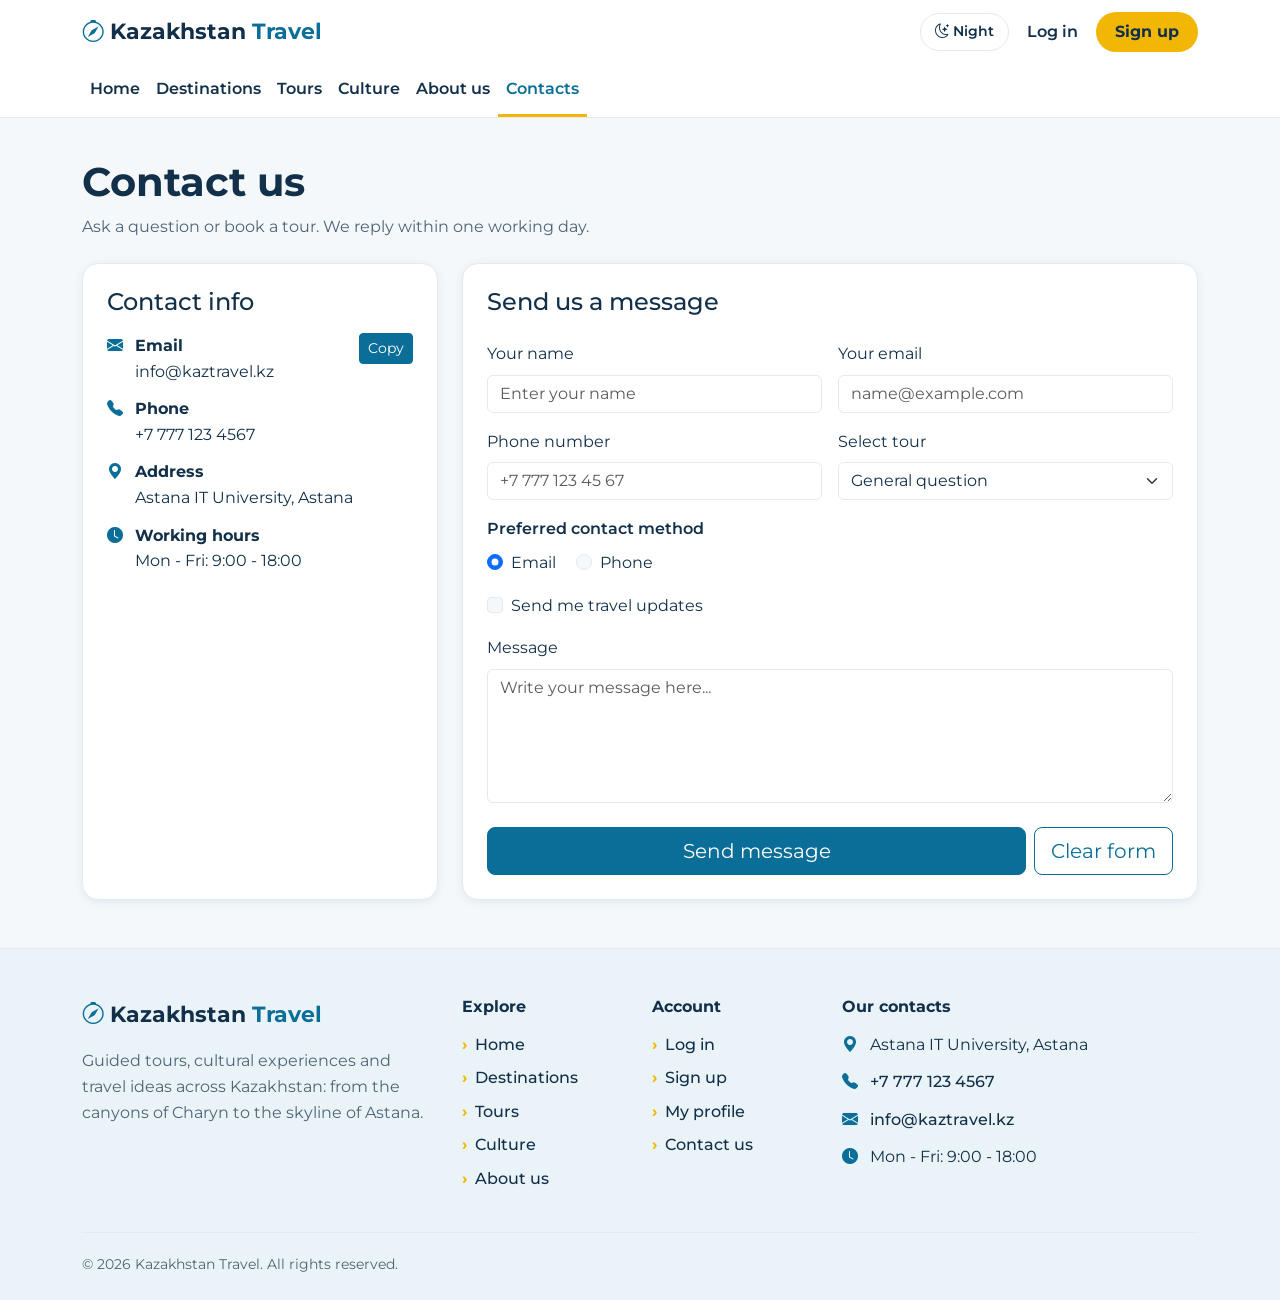
<file: contact.html>
<!DOCTYPE html>
<html lang="en">

<head>
    <meta charset="UTF-8">
    <meta name="viewport" content="width=device-width, initial-scale=1.0">
    <meta name="description" content="Contact Kazakhstan Travel to book a tour or ask a question">
    <title>Contacts | Kazakhstan Travel</title>
    <link rel="icon" href="data:image/svg+xml,%3Csvg xmlns='http://www.w3.org/2000/svg' viewBox='0 0 100 100'%3E%3Ctext y='.9em' font-size='90'%3E%F0%9F%8F%94%EF%B8%8F%3C/text%3E%3C/svg%3E">
    <link rel="preconnect" href="https://fonts.googleapis.com">
    <link rel="preconnect" href="https://fonts.gstatic.com" crossorigin>
    <link href="https://fonts.googleapis.com/css2?family=Montserrat:wght@400;500;600;700&display=swap" rel="stylesheet">
    <link href="https://cdn.jsdelivr.net/npm/bootstrap@5.3.3/dist/css/bootstrap.min.css" rel="stylesheet">
    <link href="https://cdn.jsdelivr.net/npm/bootstrap-icons@1.11.3/font/bootstrap-icons.min.css" rel="stylesheet">
    <link rel="stylesheet" href="css/style.css">
    <script src="js/theme.js"></script>
</head>

<body class="d-flex flex-column min-vh-100">
    <header class="site-header">
        <div class="container">
            <div class="header-top">
                <a class="brand" href="index.html"><i class="bi bi-compass" aria-hidden="true"></i> Kazakhstan <span>Travel</span></a>
                <div class="header-actions">
                    <button type="button" id="theme-toggle" class="btn-outline-brand" aria-pressed="false">Night</button>
                    <div id="auth-area">
                        <a href="login.html" class="auth-link">Log in</a>
                        <a href="register.html" class="btn-brand">Sign up</a>
                    </div>
                    <button type="button" class="menu-toggle d-lg-none" data-bs-toggle="collapse"
                        data-bs-target="#navbarNav" aria-controls="navbarNav" aria-expanded="false"
                        aria-label="Toggle navigation">&#9776;</button>
                </div>
            </div>
            <nav class="navbar navbar-expand-lg p-0" aria-label="Main navigation">
                <div class="collapse navbar-collapse" id="navbarNav">
                    <ul class="navbar-nav main-menu">
                    <li class="nav-item"><a class="nav-link" href="index.html">Home</a></li>
                    <li class="nav-item"><a class="nav-link" href="destinations.html">Destinations</a></li>
                    <li class="nav-item"><a class="nav-link" href="tours.html">Tours</a></li>
                    <li class="nav-item"><a class="nav-link" href="culture.html">Culture</a></li>
                    <li class="nav-item"><a class="nav-link" href="about.html">About us</a></li>
                    <li class="nav-item"><a class="nav-link active" href="contact.html" aria-current="page">Contacts</a></li>
                    </ul>
                </div>
            </nav>
        </div>
    </header>

    <main class="flex-grow-1">
        <div class="container">
            <header class="page-header">
                <h1 class="section-heading">Contact us</h1>
                <p class="section-intro mb-0">Ask a question or book a tour. We reply within one working day.</p>
            </header>
            <div class="row g-4">
                <aside class="col-12 col-lg-4">
                    <section class="panel h-100" aria-labelledby="contact-info">
                        <h2 id="contact-info" class="h4">Contact info</h2>
                        <ul class="footer-contact mt-3">
                            <li><i class="bi bi-envelope-fill" aria-hidden="true"></i>
                                <span class="flex-grow-1"><strong>Email</strong><br><span id="contact-email-text">info@kaztravel.kz</span></span>
                                <button type="button" id="copy-email-btn" class="btn btn-sm btn-primary" title="Copy email">Copy</button></li>
                            <li><i class="bi bi-telephone-fill" aria-hidden="true"></i><span><strong>Phone</strong><br>+7 777 123 4567</span></li>
                            <li><i class="bi bi-geo-alt-fill" aria-hidden="true"></i><span><strong>Address</strong><br>Astana IT University, Astana</span></li>
                            <li><i class="bi bi-clock-fill" aria-hidden="true"></i><span><strong>Working hours</strong><br>Mon - Fri: 9:00 - 18:00</span></li>
                        </ul>
                    </section>
                </aside>

                <section class="col-12 col-lg-8" aria-labelledby="contact-form-title">
                    <div class="panel">
                        <h2 id="contact-form-title" class="h4 mb-4">Send us a message</h2>
                        <form id="contact-form" novalidate>
                            <div class="row g-3 mb-3">
                                <div class="col-12 col-md-6">
                                    <label for="contact-name" class="form-label">Your name</label>
                                    <input type="text" class="form-control" id="contact-name" placeholder="Enter your name" autocomplete="name">
                                    <div class="invalid-feedback" id="contact-name-error"></div>
                                </div>
                                <div class="col-12 col-md-6">
                                    <label for="contact-email" class="form-label">Your email</label>
                                    <input type="text" inputmode="email" class="form-control" id="contact-email" placeholder="name@example.com" autocomplete="email">
                                    <div class="invalid-feedback" id="contact-email-error"></div>
                                </div>
                                <div class="col-12 col-md-6">
                                    <label for="contact-phone" class="form-label">Phone number</label>
                                    <input type="text" inputmode="tel" class="form-control" id="contact-phone" placeholder="+7 777 123 45 67" autocomplete="tel">
                                    <div class="invalid-feedback" id="contact-phone-error"></div>
                                </div>
                                <div class="col-12 col-md-6">
                                    <label for="contact-tour" class="form-label">Select tour</label>
                                    <select class="form-select" id="contact-tour">
                                    <option value="general">General question</option>
                                    <option value="tour-1">Best of Almaty: City Tour</option>
                                    <option value="tour-2">Best of Almaty: Mountains</option>
                                    <option value="tour-3">Charyn Canyon Excursion</option>
                                    <option value="tour-4">Big Almaty Lake Tour</option>
                                    <option value="tour-5">Kaindy &amp; Kolsay Lakes</option>
                                    <option value="tour-6">Altyn-Emel National Park</option>
                                    <option value="tour-7">Astana: Baiterek &amp; Modern City</option>
                                    <option value="tour-8">Eagle Hunters Experience</option>
                                    <option value="tour-9">Dombra &amp; Dastarkhan Evening</option>
                                    <option value="tour-10">Kokpar &amp; Horse Riding Day</option>
                                    </select>
                                </div>
                            </div>
                            <fieldset class="mb-3">
                                <legend class="fs-6 fw-semibold">Preferred contact method</legend>
                                <div class="form-check form-check-inline">
                                    <input class="form-check-input" type="radio" name="contact-method" id="contact-method-email" value="email" checked>
                                    <label class="form-check-label" for="contact-method-email">Email</label>
                                </div>
                                <div class="form-check form-check-inline">
                                    <input class="form-check-input" type="radio" name="contact-method" id="contact-method-phone" value="phone">
                                    <label class="form-check-label" for="contact-method-phone">Phone</label>
                                </div>
                            </fieldset>
                            <div class="form-check mb-3">
                                <input class="form-check-input" type="checkbox" id="newsletter">
                                <label class="form-check-label" for="newsletter">Send me travel updates</label>
                            </div>
                            <div class="mb-4">
                                <label for="contact-message" class="form-label">Message</label>
                                <textarea class="form-control" id="contact-message" rows="5" placeholder="Write your message here..."></textarea>
                                <div class="invalid-feedback" id="contact-message-error"></div>
                            </div>

                            <div data-success class="alert alert-success d-none" role="status">Thank you! Your message has been sent. You can see it in your profile.</div>
                            <div data-form-error class="alert alert-danger d-none" role="alert"></div>

                            <div class="d-grid gap-2 d-sm-flex">
                                <button type="submit" class="btn btn-primary btn-lg flex-grow-1">
                                    <span class="spinner-border spinner-border-sm d-none me-2" role="status" aria-hidden="true"></span>
                                    <span class="btn-text">Send message</span>
                                </button>
                                <button type="reset" class="btn btn-outline-primary btn-lg">Clear form</button>
                            </div>
                        </form>
                    </div>
                </section>
            </div>
        </div>
    </main>

    <footer class="site-footer">
        <div class="container">
            <div class="row g-4">
                <div class="col-12 col-lg-4">
                    <a class="brand" href="index.html"><i class="bi bi-compass" aria-hidden="true"></i> Kazakhstan <span>Travel</span></a>
                    <p class="text-muted mt-3 mb-0">Guided tours, cultural experiences and travel ideas across Kazakhstan: from the canyons of Charyn to the skyline of Astana.</p>
                </div>
                <div class="col-6 col-lg-2">
                    <h2 class="footer-title">Explore</h2>
                    <ul class="footer-links">
                        <li><a href="index.html">Home</a></li>
                        <li><a href="destinations.html">Destinations</a></li>
                        <li><a href="tours.html">Tours</a></li>
                        <li><a href="culture.html">Culture</a></li>
                        <li><a href="about.html">About us</a></li>
                    </ul>
                </div>
                <div class="col-6 col-lg-2">
                    <h2 class="footer-title">Account</h2>
                    <ul class="footer-links">
                        <li><a href="login.html">Log in</a></li>
                        <li><a href="register.html">Sign up</a></li>
                        <li><a href="profile.html">My profile</a></li>
                        <li><a href="contact.html">Contact us</a></li>
                    </ul>
                </div>
                <div class="col-12 col-lg-4">
                    <h2 class="footer-title">Our contacts</h2>
                    <ul class="footer-contact">
                        <li><i class="bi bi-geo-alt-fill" aria-hidden="true"></i><span>Astana IT University, Astana</span></li>
                        <li><i class="bi bi-telephone-fill" aria-hidden="true"></i><a href="tel:+77771234567">+7 777 123 4567</a></li>
                        <li><i class="bi bi-envelope-fill" aria-hidden="true"></i><a href="mailto:info@kaztravel.kz">info@kaztravel.kz</a></li>
                        <li><i class="bi bi-clock-fill" aria-hidden="true"></i><span>Mon - Fri: 9:00 - 18:00</span></li>
                    </ul>
                </div>
            </div>
            <div class="footer-bottom">&copy; 2026 Kazakhstan Travel. All rights reserved.</div>
        </div>
    </footer>
    <button type="button" id="back-to-top" class="back-to-top" aria-label="Back to top"><i class="bi bi-chevron-up" aria-hidden="true"></i></button>

    <script src="https://cdn.jsdelivr.net/npm/bootstrap@5.3.3/dist/js/bootstrap.bundle.min.js"></script>
    <script src="js/auth.js"></script>
    <script src="js/favorites.js"></script>
    <script src="js/nav.js"></script>
    <script src="js/validation.js"></script>
    <script src="js/contact.js"></script>
    <script src="js/main.js"></script>
</body>

</html>
</file>
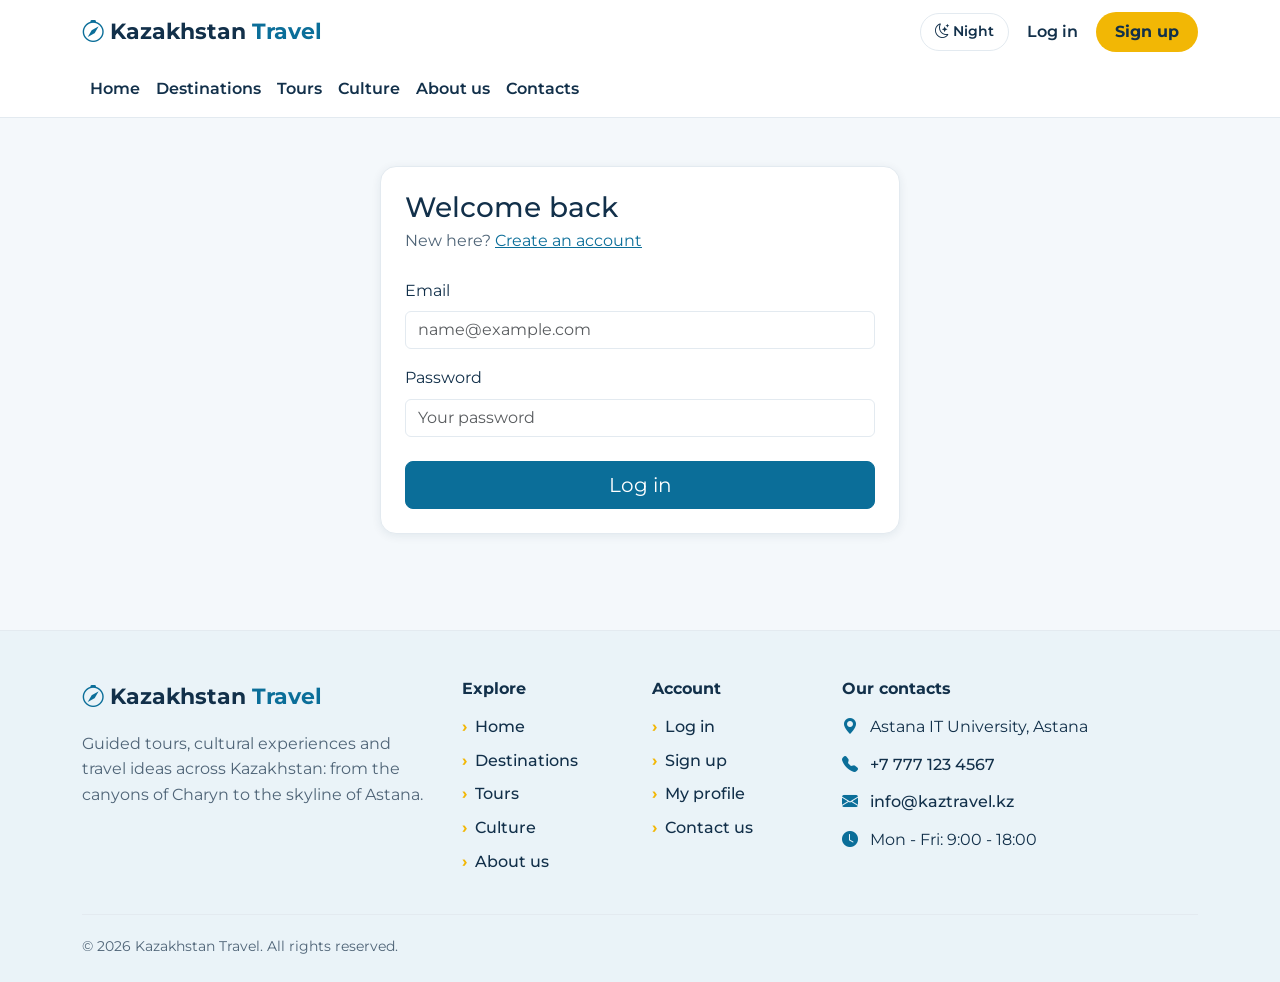
<file: login.html>
<!DOCTYPE html>
<html lang="en">

<head>
    <meta charset="UTF-8">
    <meta name="viewport" content="width=device-width, initial-scale=1.0">
    <meta name="description" content="Log in to your Kazakhstan Travel account">
    <title>Log in | Kazakhstan Travel</title>
    <link rel="icon" href="data:image/svg+xml,%3Csvg xmlns='http://www.w3.org/2000/svg' viewBox='0 0 100 100'%3E%3Ctext y='.9em' font-size='90'%3E%F0%9F%8F%94%EF%B8%8F%3C/text%3E%3C/svg%3E">
    <link rel="preconnect" href="https://fonts.googleapis.com">
    <link rel="preconnect" href="https://fonts.gstatic.com" crossorigin>
    <link href="https://fonts.googleapis.com/css2?family=Montserrat:wght@400;500;600;700&display=swap" rel="stylesheet">
    <link href="https://cdn.jsdelivr.net/npm/bootstrap@5.3.3/dist/css/bootstrap.min.css" rel="stylesheet">
    <link href="https://cdn.jsdelivr.net/npm/bootstrap-icons@1.11.3/font/bootstrap-icons.min.css" rel="stylesheet">
    <link rel="stylesheet" href="css/style.css">
    <script src="js/theme.js"></script>
</head>

<body class="d-flex flex-column min-vh-100">
    <header class="site-header">
        <div class="container">
            <div class="header-top">
                <a class="brand" href="index.html"><i class="bi bi-compass" aria-hidden="true"></i> Kazakhstan <span>Travel</span></a>
                <div class="header-actions">
                    <button type="button" id="theme-toggle" class="btn-outline-brand" aria-pressed="false">Night</button>
                    <div id="auth-area">
                        <a href="login.html" class="auth-link">Log in</a>
                        <a href="register.html" class="btn-brand">Sign up</a>
                    </div>
                    <button type="button" class="menu-toggle d-lg-none" data-bs-toggle="collapse"
                        data-bs-target="#navbarNav" aria-controls="navbarNav" aria-expanded="false"
                        aria-label="Toggle navigation">&#9776;</button>
                </div>
            </div>
            <nav class="navbar navbar-expand-lg p-0" aria-label="Main navigation">
                <div class="collapse navbar-collapse" id="navbarNav">
                    <ul class="navbar-nav main-menu">
                    <li class="nav-item"><a class="nav-link" href="index.html">Home</a></li>
                    <li class="nav-item"><a class="nav-link" href="destinations.html">Destinations</a></li>
                    <li class="nav-item"><a class="nav-link" href="tours.html">Tours</a></li>
                    <li class="nav-item"><a class="nav-link" href="culture.html">Culture</a></li>
                    <li class="nav-item"><a class="nav-link" href="about.html">About us</a></li>
                    <li class="nav-item"><a class="nav-link" href="contact.html">Contacts</a></li>
                    </ul>
                </div>
            </nav>
        </div>
    </header>

    <main class="flex-grow-1">
        <div class="container py-5">
            <section class="panel auth-card" aria-labelledby="login-title">
                <h1 id="login-title" class="h3 mb-1">Welcome back</h1>
                <p class="text-secondary mb-4">New here? <a href="register.html">Create an account</a></p>
                <form id="login-form" novalidate>
                    <div class="mb-3">
                        <label for="login-email" class="form-label">Email</label>
                        <input type="text" inputmode="email" class="form-control" id="login-email" placeholder="name@example.com" autocomplete="email">
                        <div class="invalid-feedback" id="login-email-error"></div>
                    </div>
                    <div class="mb-4">
                        <label for="login-password" class="form-label">Password</label>
                        <input type="password" class="form-control" id="login-password" placeholder="Your password" autocomplete="current-password">
                        <div class="invalid-feedback" id="login-password-error"></div>
                    </div>
                    <div data-success class="alert alert-success d-none" role="status">Welcome back! Opening your profile...</div>
                    <div data-form-error class="alert alert-danger d-none" role="alert"></div>
                    <button type="submit" class="btn btn-primary btn-lg w-100">
                        <span class="spinner-border spinner-border-sm me-2 d-none" role="status" aria-hidden="true"></span>
                        <span class="btn-text">Log in</span>
                    </button>
                </form>
            </section>
        </div>
    </main>

    <footer class="site-footer">
        <div class="container">
            <div class="row g-4">
                <div class="col-12 col-lg-4">
                    <a class="brand" href="index.html"><i class="bi bi-compass" aria-hidden="true"></i> Kazakhstan <span>Travel</span></a>
                    <p class="text-muted mt-3 mb-0">Guided tours, cultural experiences and travel ideas across Kazakhstan: from the canyons of Charyn to the skyline of Astana.</p>
                </div>
                <div class="col-6 col-lg-2">
                    <h2 class="footer-title">Explore</h2>
                    <ul class="footer-links">
                        <li><a href="index.html">Home</a></li>
                        <li><a href="destinations.html">Destinations</a></li>
                        <li><a href="tours.html">Tours</a></li>
                        <li><a href="culture.html">Culture</a></li>
                        <li><a href="about.html">About us</a></li>
                    </ul>
                </div>
                <div class="col-6 col-lg-2">
                    <h2 class="footer-title">Account</h2>
                    <ul class="footer-links">
                        <li><a href="login.html">Log in</a></li>
                        <li><a href="register.html">Sign up</a></li>
                        <li><a href="profile.html">My profile</a></li>
                        <li><a href="contact.html">Contact us</a></li>
                    </ul>
                </div>
                <div class="col-12 col-lg-4">
                    <h2 class="footer-title">Our contacts</h2>
                    <ul class="footer-contact">
                        <li><i class="bi bi-geo-alt-fill" aria-hidden="true"></i><span>Astana IT University, Astana</span></li>
                        <li><i class="bi bi-telephone-fill" aria-hidden="true"></i><a href="tel:+77771234567">+7 777 123 4567</a></li>
                        <li><i class="bi bi-envelope-fill" aria-hidden="true"></i><a href="mailto:info@kaztravel.kz">info@kaztravel.kz</a></li>
                        <li><i class="bi bi-clock-fill" aria-hidden="true"></i><span>Mon - Fri: 9:00 - 18:00</span></li>
                    </ul>
                </div>
            </div>
            <div class="footer-bottom">&copy; 2026 Kazakhstan Travel. All rights reserved.</div>
        </div>
    </footer>
    <button type="button" id="back-to-top" class="back-to-top" aria-label="Back to top"><i class="bi bi-chevron-up" aria-hidden="true"></i></button>

    <script src="https://cdn.jsdelivr.net/npm/bootstrap@5.3.3/dist/js/bootstrap.bundle.min.js"></script>
    <script src="js/auth.js"></script>
    <script src="js/favorites.js"></script>
    <script src="js/nav.js"></script>
    <script src="js/validation.js"></script>
    <script src="js/main.js"></script>
</body>

</html>
</file>
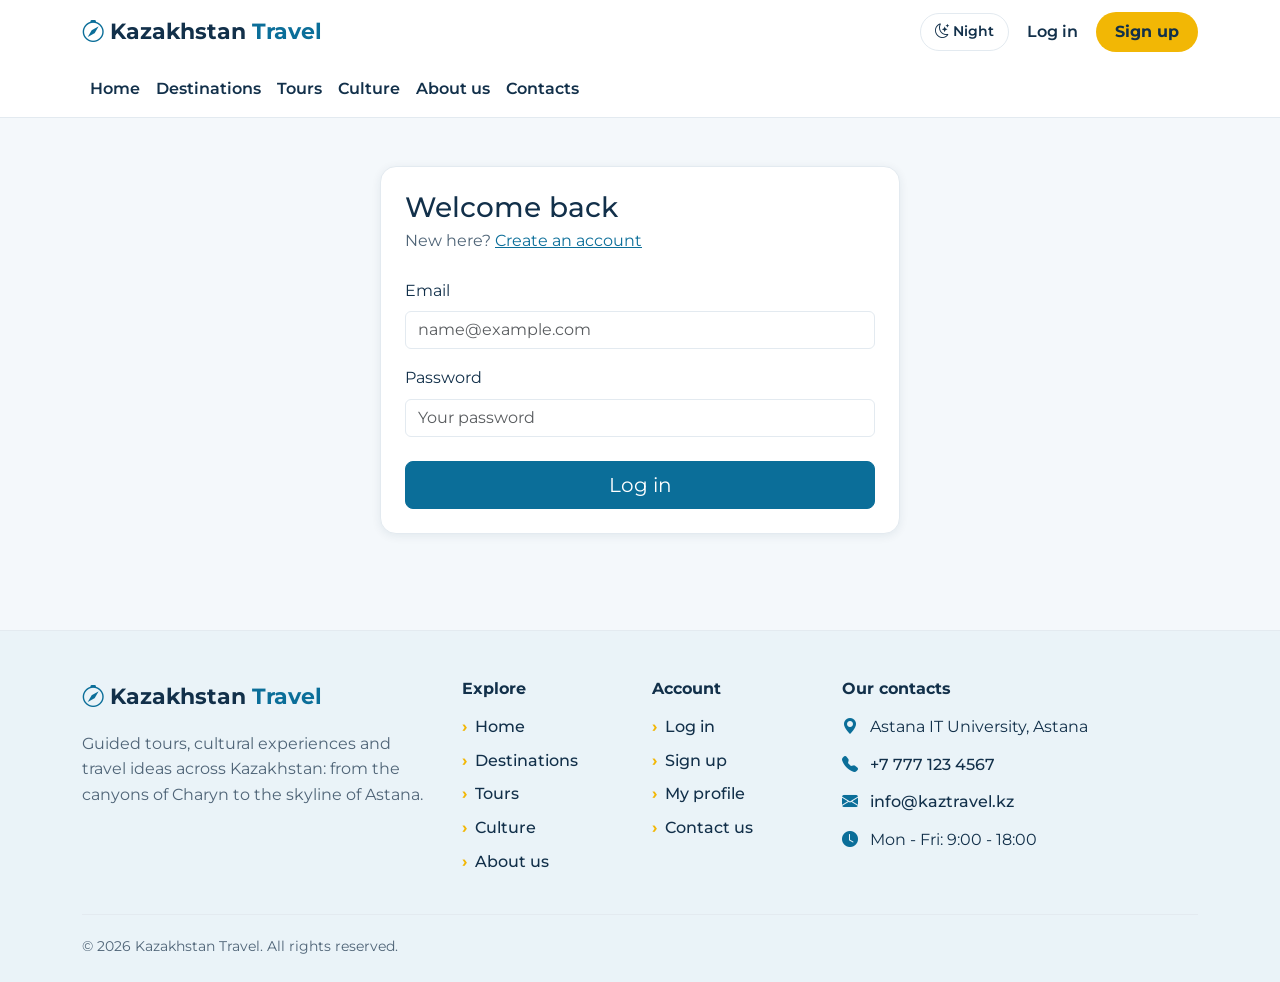
<file: profile.html>
<!DOCTYPE html>
<html lang="en">

<head>
    <meta charset="UTF-8">
    <meta name="viewport" content="width=device-width, initial-scale=1.0">
    <meta name="description" content="Your Kazakhstan Travel profile, saved tours and requests">
    <title>My profile | Kazakhstan Travel</title>
    <link rel="icon" href="data:image/svg+xml,%3Csvg xmlns='http://www.w3.org/2000/svg' viewBox='0 0 100 100'%3E%3Ctext y='.9em' font-size='90'%3E%F0%9F%8F%94%EF%B8%8F%3C/text%3E%3C/svg%3E">
    <link rel="preconnect" href="https://fonts.googleapis.com">
    <link rel="preconnect" href="https://fonts.gstatic.com" crossorigin>
    <link href="https://fonts.googleapis.com/css2?family=Montserrat:wght@400;500;600;700&display=swap" rel="stylesheet">
    <link href="https://cdn.jsdelivr.net/npm/bootstrap@5.3.3/dist/css/bootstrap.min.css" rel="stylesheet">
    <link href="https://cdn.jsdelivr.net/npm/bootstrap-icons@1.11.3/font/bootstrap-icons.min.css" rel="stylesheet">
    <link rel="stylesheet" href="css/style.css">
    <script src="js/theme.js"></script>
</head>

<body class="d-flex flex-column min-vh-100">
    <header class="site-header">
        <div class="container">
            <div class="header-top">
                <a class="brand" href="index.html"><i class="bi bi-compass" aria-hidden="true"></i> Kazakhstan <span>Travel</span></a>
                <div class="header-actions">
                    <button type="button" id="theme-toggle" class="btn-outline-brand" aria-pressed="false">Night</button>
                    <div id="auth-area">
                        <a href="login.html" class="auth-link">Log in</a>
                        <a href="register.html" class="btn-brand">Sign up</a>
                    </div>
                    <button type="button" class="menu-toggle d-lg-none" data-bs-toggle="collapse"
                        data-bs-target="#navbarNav" aria-controls="navbarNav" aria-expanded="false"
                        aria-label="Toggle navigation">&#9776;</button>
                </div>
            </div>
            <nav class="navbar navbar-expand-lg p-0" aria-label="Main navigation">
                <div class="collapse navbar-collapse" id="navbarNav">
                    <ul class="navbar-nav main-menu">
                    <li class="nav-item"><a class="nav-link" href="index.html">Home</a></li>
                    <li class="nav-item"><a class="nav-link" href="destinations.html">Destinations</a></li>
                    <li class="nav-item"><a class="nav-link" href="tours.html">Tours</a></li>
                    <li class="nav-item"><a class="nav-link" href="culture.html">Culture</a></li>
                    <li class="nav-item"><a class="nav-link" href="about.html">About us</a></li>
                    <li class="nav-item"><a class="nav-link" href="contact.html">Contacts</a></li>
                    </ul>
                </div>
            </nav>
        </div>
    </header>

    <main class="flex-grow-1">
        <div class="container py-5">
            <h1 class="visually-hidden">My profile</h1>
            <div class="row g-4">
                <aside class="col-12 col-lg-4">
                    <section class="panel text-center" aria-label="Account summary">
                        <div class="avatar" id="profile-avatar" aria-hidden="true"></div>
                        <h2 class="h4 mb-1" id="profile-name"></h2>
                        <p class="text-muted" id="profile-email"></p>
                        <button type="button" id="profile-logout" class="btn btn-outline-primary w-100">Log out</button>
                    </section>
                </aside>
                <div class="col-12 col-lg-8">
                    <section class="panel mb-4" aria-labelledby="details-title">
                        <h2 id="details-title" class="h4 mb-3">Account details</h2>
                        <dl class="mb-0">
                            <div class="detail-row"><dt>Full name</dt><dd id="detail-name"></dd></div>
                            <div class="detail-row"><dt>Email</dt><dd id="detail-email"></dd></div>
                            <div class="detail-row"><dt>Phone</dt><dd id="detail-phone"></dd></div>
                            <div class="detail-row"><dt>Member since</dt><dd id="detail-since"></dd></div>
                        </dl>
                    </section>
                    <section class="panel mb-4" aria-labelledby="saved-tours-title">
                        <h2 id="saved-tours-title" class="h4 mb-3">Saved tours</h2>
                        <div id="saved-tours"></div>
                    </section>
                    <section class="panel mb-4" aria-labelledby="saved-places-title">
                        <h2 id="saved-places-title" class="h4 mb-3">Saved places</h2>
                        <div id="saved-places"></div>
                    </section>
                    <section class="panel" aria-labelledby="requests-title">
                        <h2 id="requests-title" class="h4 mb-3">My requests</h2>
                        <div id="my-requests"></div>
                    </section>
                </div>
            </div>
        </div>
    </main>

    <footer class="site-footer">
        <div class="container">
            <div class="row g-4">
                <div class="col-12 col-lg-4">
                    <a class="brand" href="index.html"><i class="bi bi-compass" aria-hidden="true"></i> Kazakhstan <span>Travel</span></a>
                    <p class="text-muted mt-3 mb-0">Guided tours, cultural experiences and travel ideas across Kazakhstan: from the canyons of Charyn to the skyline of Astana.</p>
                </div>
                <div class="col-6 col-lg-2">
                    <h2 class="footer-title">Explore</h2>
                    <ul class="footer-links">
                        <li><a href="index.html">Home</a></li>
                        <li><a href="destinations.html">Destinations</a></li>
                        <li><a href="tours.html">Tours</a></li>
                        <li><a href="culture.html">Culture</a></li>
                        <li><a href="about.html">About us</a></li>
                    </ul>
                </div>
                <div class="col-6 col-lg-2">
                    <h2 class="footer-title">Account</h2>
                    <ul class="footer-links">
                        <li><a href="login.html">Log in</a></li>
                        <li><a href="register.html">Sign up</a></li>
                        <li><a href="profile.html">My profile</a></li>
                        <li><a href="contact.html">Contact us</a></li>
                    </ul>
                </div>
                <div class="col-12 col-lg-4">
                    <h2 class="footer-title">Our contacts</h2>
                    <ul class="footer-contact">
                        <li><i class="bi bi-geo-alt-fill" aria-hidden="true"></i><span>Astana IT University, Astana</span></li>
                        <li><i class="bi bi-telephone-fill" aria-hidden="true"></i><a href="tel:+77771234567">+7 777 123 4567</a></li>
                        <li><i class="bi bi-envelope-fill" aria-hidden="true"></i><a href="mailto:info@kaztravel.kz">info@kaztravel.kz</a></li>
                        <li><i class="bi bi-clock-fill" aria-hidden="true"></i><span>Mon - Fri: 9:00 - 18:00</span></li>
                    </ul>
                </div>
            </div>
            <div class="footer-bottom">&copy; 2026 Kazakhstan Travel. All rights reserved.</div>
        </div>
    </footer>
    <button type="button" id="back-to-top" class="back-to-top" aria-label="Back to top"><i class="bi bi-chevron-up" aria-hidden="true"></i></button>

    <script src="https://cdn.jsdelivr.net/npm/bootstrap@5.3.3/dist/js/bootstrap.bundle.min.js"></script>
    <script src="js/auth.js"></script>
    <script src="js/favorites.js"></script>
    <script src="js/nav.js"></script>
    <script src="js/profile.js"></script>
    <script src="js/main.js"></script>
</body>

</html>
</file>
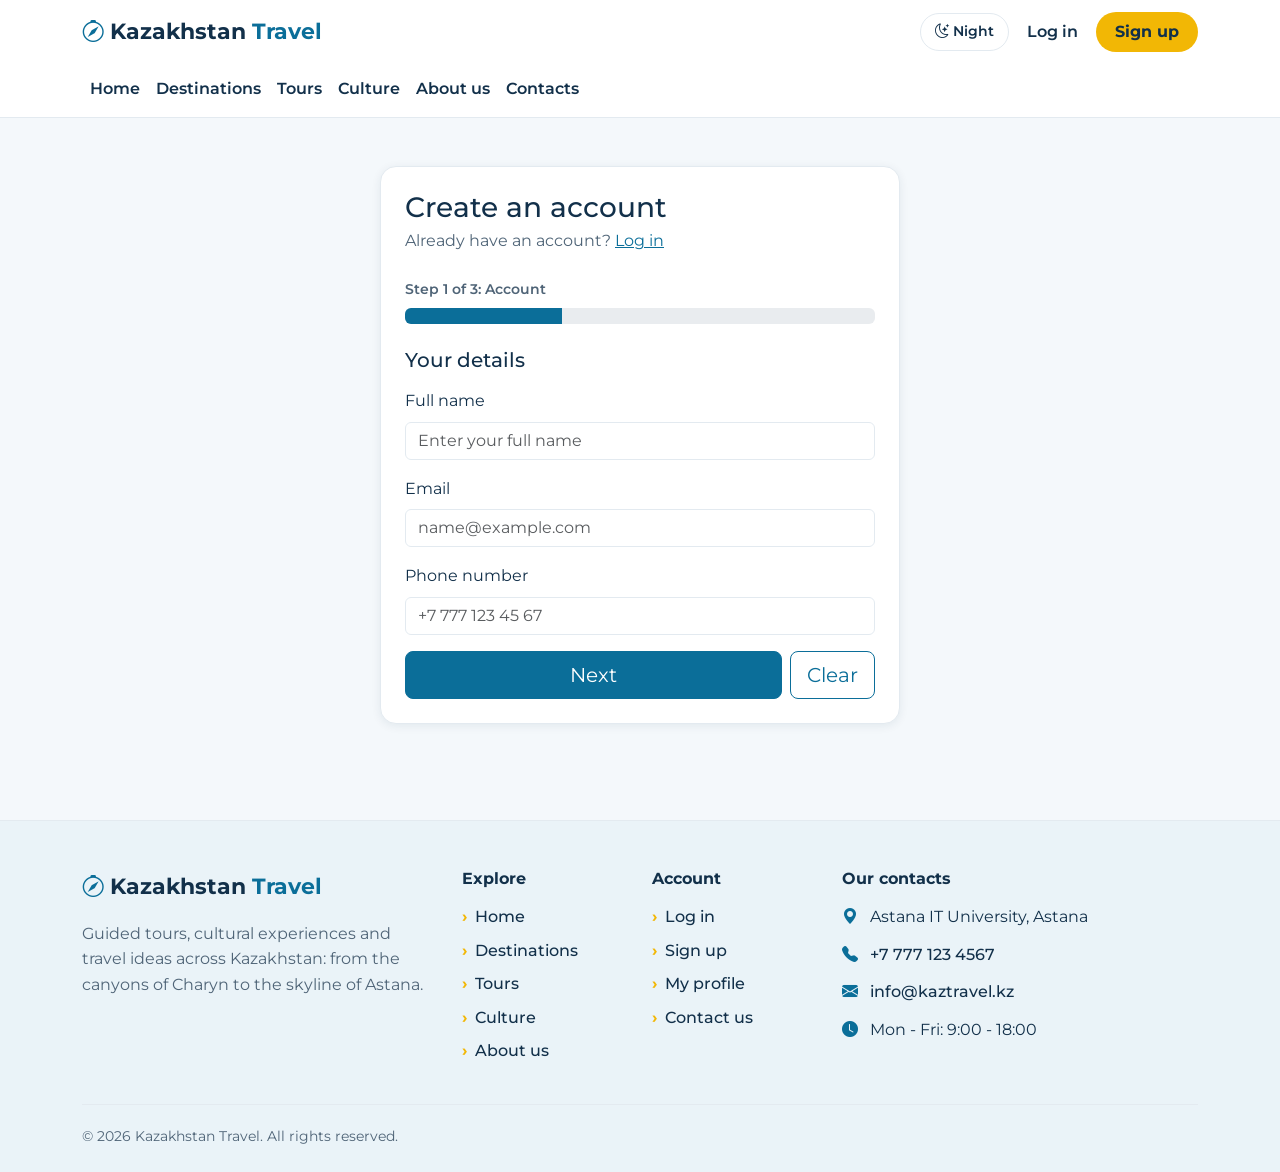
<file: register.html>
<!DOCTYPE html>
<html lang="en">

<head>
    <meta charset="UTF-8">
    <meta name="viewport" content="width=device-width, initial-scale=1.0">
    <meta name="description" content="Create a Kazakhstan Travel account">
    <title>Sign up | Kazakhstan Travel</title>
    <link rel="icon" href="data:image/svg+xml,%3Csvg xmlns='http://www.w3.org/2000/svg' viewBox='0 0 100 100'%3E%3Ctext y='.9em' font-size='90'%3E%F0%9F%8F%94%EF%B8%8F%3C/text%3E%3C/svg%3E">
    <link rel="preconnect" href="https://fonts.googleapis.com">
    <link rel="preconnect" href="https://fonts.gstatic.com" crossorigin>
    <link href="https://fonts.googleapis.com/css2?family=Montserrat:wght@400;500;600;700&display=swap" rel="stylesheet">
    <link href="https://cdn.jsdelivr.net/npm/bootstrap@5.3.3/dist/css/bootstrap.min.css" rel="stylesheet">
    <link href="https://cdn.jsdelivr.net/npm/bootstrap-icons@1.11.3/font/bootstrap-icons.min.css" rel="stylesheet">
    <link rel="stylesheet" href="css/style.css">
    <script src="js/theme.js"></script>
</head>

<body class="d-flex flex-column min-vh-100">
    <header class="site-header">
        <div class="container">
            <div class="header-top">
                <a class="brand" href="index.html"><i class="bi bi-compass" aria-hidden="true"></i> Kazakhstan <span>Travel</span></a>
                <div class="header-actions">
                    <button type="button" id="theme-toggle" class="btn-outline-brand" aria-pressed="false">Night</button>
                    <div id="auth-area">
                        <a href="login.html" class="auth-link">Log in</a>
                        <a href="register.html" class="btn-brand">Sign up</a>
                    </div>
                    <button type="button" class="menu-toggle d-lg-none" data-bs-toggle="collapse"
                        data-bs-target="#navbarNav" aria-controls="navbarNav" aria-expanded="false"
                        aria-label="Toggle navigation">&#9776;</button>
                </div>
            </div>
            <nav class="navbar navbar-expand-lg p-0" aria-label="Main navigation">
                <div class="collapse navbar-collapse" id="navbarNav">
                    <ul class="navbar-nav main-menu">
                    <li class="nav-item"><a class="nav-link" href="index.html">Home</a></li>
                    <li class="nav-item"><a class="nav-link" href="destinations.html">Destinations</a></li>
                    <li class="nav-item"><a class="nav-link" href="tours.html">Tours</a></li>
                    <li class="nav-item"><a class="nav-link" href="culture.html">Culture</a></li>
                    <li class="nav-item"><a class="nav-link" href="about.html">About us</a></li>
                    <li class="nav-item"><a class="nav-link" href="contact.html">Contacts</a></li>
                    </ul>
                </div>
            </nav>
        </div>
    </header>

    <main class="flex-grow-1">
        <div class="container py-5">
            <section class="panel auth-card" aria-labelledby="register-title">
                <h1 id="register-title" class="h3 mb-1">Create an account</h1>
                <p class="text-secondary mb-4">Already have an account? <a href="login.html">Log in</a></p>
                <form id="register-form" novalidate>
                    <div class="mb-4">
                        <p id="step-label" class="small fw-semibold text-secondary mb-2" aria-live="polite">Step 1 of 3: Account</p>
                        <div class="progress" role="progressbar" aria-label="Registration progress" aria-valuemin="1" aria-valuemax="3" aria-valuenow="1" id="step-progress-wrapper">
                            <div class="progress-bar" id="step-progress"></div>
                        </div>
                    </div>
                    <fieldset class="form-step border-0 p-0 m-0" data-step="1">
                        <legend class="h5 mb-3">Your details</legend>
                        <div class="mb-3">
                            <label for="reg-name" class="form-label">Full name</label>
                            <input type="text" class="form-control" id="reg-name" placeholder="Enter your full name" autocomplete="name">
                            <div class="invalid-feedback" id="reg-name-error"></div>
                        </div>
                        <div class="mb-3">
                            <label for="reg-email" class="form-label">Email</label>
                            <input type="text" inputmode="email" class="form-control" id="reg-email" placeholder="name@example.com" autocomplete="email">
                            <div class="invalid-feedback" id="reg-email-error"></div>
                        </div>
                        <div class="mb-3">
                            <label for="reg-phone" class="form-label">Phone number</label>
                            <input type="text" inputmode="tel" class="form-control" id="reg-phone" placeholder="+7 777 123 45 67" autocomplete="tel">
                            <div class="invalid-feedback" id="reg-phone-error"></div>
                        </div>
                    </fieldset>
                    <fieldset class="form-step border-0 p-0 m-0" data-step="2" hidden>
                        <legend class="h5 mb-3">Create a password</legend>
                        <div class="mb-3">
                            <label for="reg-password" class="form-label">Password</label>
                            <input type="password" class="form-control" id="reg-password" placeholder="At least 8 characters" autocomplete="new-password">
                            <div class="form-text">Use 8+ characters with uppercase and lowercase letters and a digit.</div>
                            <div class="invalid-feedback" id="reg-password-error"></div>
                        </div>
                        <div class="mb-3">
                            <label for="reg-confirm" class="form-label">Confirm password</label>
                            <input type="password" class="form-control" id="reg-confirm" placeholder="Repeat your password" autocomplete="new-password">
                            <div class="invalid-feedback" id="reg-confirm-error"></div>
                        </div>
                    </fieldset>
                    <fieldset class="form-step border-0 p-0 m-0" data-step="3" hidden>
                        <legend class="h5 mb-3">Check and confirm</legend>
                        <dl class="summary-list rounded-3 p-3 mb-3">
                            <dt>Name</dt>
                            <dd id="summary-name"></dd>
                            <dt>Email</dt>
                            <dd id="summary-email"></dd>
                            <dt>Phone</dt>
                            <dd id="summary-phone" class="mb-0"></dd>
                        </dl>
                        <div class="form-check mb-4">
                            <input class="form-check-input" type="checkbox" id="reg-terms">
                            <label class="form-check-label" for="reg-terms">I agree to the terms and conditions</label>
                            <div class="invalid-feedback" id="reg-terms-error"></div>
                        </div>
                    </fieldset>
                    <div data-success class="alert alert-success d-none" role="status">Account created! Taking you to your profile...</div>
                    <div class="d-flex flex-wrap gap-2" role="group" aria-label="Form actions">
                        <button type="button" id="step-back" class="btn btn-outline-primary btn-lg" hidden>Back</button>
                        <button type="button" id="step-next" class="btn btn-primary btn-lg flex-grow-1">Next</button>
                        <button type="submit" id="submit-btn" class="btn btn-primary btn-lg flex-grow-1" hidden>
                            <span class="spinner-border spinner-border-sm me-2 d-none" role="status" aria-hidden="true"></span>
                            <span class="btn-text">Sign up</span>
                        </button>
                        <button type="reset" class="btn btn-outline-primary btn-lg">Clear</button>
                    </div>
                </form>
            </section>
        </div>
    </main>

    <footer class="site-footer">
        <div class="container">
            <div class="row g-4">
                <div class="col-12 col-lg-4">
                    <a class="brand" href="index.html"><i class="bi bi-compass" aria-hidden="true"></i> Kazakhstan <span>Travel</span></a>
                    <p class="text-muted mt-3 mb-0">Guided tours, cultural experiences and travel ideas across Kazakhstan: from the canyons of Charyn to the skyline of Astana.</p>
                </div>
                <div class="col-6 col-lg-2">
                    <h2 class="footer-title">Explore</h2>
                    <ul class="footer-links">
                        <li><a href="index.html">Home</a></li>
                        <li><a href="destinations.html">Destinations</a></li>
                        <li><a href="tours.html">Tours</a></li>
                        <li><a href="culture.html">Culture</a></li>
                        <li><a href="about.html">About us</a></li>
                    </ul>
                </div>
                <div class="col-6 col-lg-2">
                    <h2 class="footer-title">Account</h2>
                    <ul class="footer-links">
                        <li><a href="login.html">Log in</a></li>
                        <li><a href="register.html">Sign up</a></li>
                        <li><a href="profile.html">My profile</a></li>
                        <li><a href="contact.html">Contact us</a></li>
                    </ul>
                </div>
                <div class="col-12 col-lg-4">
                    <h2 class="footer-title">Our contacts</h2>
                    <ul class="footer-contact">
                        <li><i class="bi bi-geo-alt-fill" aria-hidden="true"></i><span>Astana IT University, Astana</span></li>
                        <li><i class="bi bi-telephone-fill" aria-hidden="true"></i><a href="tel:+77771234567">+7 777 123 4567</a></li>
                        <li><i class="bi bi-envelope-fill" aria-hidden="true"></i><a href="mailto:info@kaztravel.kz">info@kaztravel.kz</a></li>
                        <li><i class="bi bi-clock-fill" aria-hidden="true"></i><span>Mon - Fri: 9:00 - 18:00</span></li>
                    </ul>
                </div>
            </div>
            <div class="footer-bottom">&copy; 2026 Kazakhstan Travel. All rights reserved.</div>
        </div>
    </footer>
    <button type="button" id="back-to-top" class="back-to-top" aria-label="Back to top"><i class="bi bi-chevron-up" aria-hidden="true"></i></button>

    <script src="https://cdn.jsdelivr.net/npm/bootstrap@5.3.3/dist/js/bootstrap.bundle.min.js"></script>
    <script src="js/auth.js"></script>
    <script src="js/favorites.js"></script>
    <script src="js/nav.js"></script>
    <script src="js/validation.js"></script>
    <script src="js/multistep.js"></script>
    <script src="js/main.js"></script>
</body>

</html>
</file>
<file: css/style.css>
/* =========================================================
   Kazakhstan Travel - main stylesheet
   1. Design tokens (colours)   2. Bootstrap overrides
   3. Header / footer           4. Components
   5. Pages                     6. Animations and dark mode
   ========================================================= */
/* ---------- 1. Design tokens ---------- */
:root {
    --brand: #0B6E99;          /* main blue (links, headings, active items) */
    --brand-dark: #095A7D;
    --on-brand: #FFFFFF;       /* text colour placed on the brand blue */
    --accent: #F2B705;         /* gold accent (main buttons, active underline) */
    --accent-hover: #D99F00;
    --ink: #12304A;            /* main text */
    --muted: #4F6477;          /* secondary text */
    --surface: #FFFFFF;        /* cards, header */
    --surface-2: #EAF3F8;      /* soft blocks */
    --page-bg: #F4F8FB;
    --line: #E3EAF0;
    --shadow: 0 2px 10px rgba(18, 48, 74, 0.08);
}

[data-bs-theme="dark"] {
    --brand: #5CC0E8;
    --brand-dark: #8ED3F0;
    --on-brand: #0B1A24;
    --accent-hover: #FFCB2E;
    --ink: #E8EEF4;
    --muted: #A9B6C3;
    --surface: #1B242D;
    --surface-2: #243240;
    --page-bg: #11171D;
    --line: #2E3A46;
    --shadow: 0 2px 10px rgba(0, 0, 0, 0.35);
}

/* ---------- 2. Bootstrap overrides ---------- */
:root,
[data-bs-theme="light"],
[data-bs-theme="dark"] {
    --bs-body-bg: var(--page-bg);
    --bs-body-color: var(--ink);
    --bs-border-color: var(--line);
    --bs-link-color: var(--brand);
    --bs-link-hover-color: var(--brand-dark);
}

body {
    font-family: 'Montserrat', sans-serif;
    line-height: 1.6;
}

h1, h2, h3, h4, h5 { font-weight: 700; color: var(--ink); }
h1 { font-size: 1.9rem; }
@media (min-width: 992px) { h1 { font-size: 2.5rem; } }

a { color: var(--brand); }
.text-secondary, .text-muted { color: var(--muted) !important; }
.text-primary { color: var(--brand) !important; }

.btn-primary {
    --bs-btn-color: var(--on-brand);
    --bs-btn-bg: var(--brand);
    --bs-btn-border-color: var(--brand);
    --bs-btn-hover-color: var(--on-brand);
    --bs-btn-hover-bg: var(--brand-dark);
    --bs-btn-hover-border-color: var(--brand-dark);
    --bs-btn-active-color: var(--on-brand);
    --bs-btn-active-bg: var(--brand-dark);
    --bs-btn-active-border-color: var(--brand-dark);
    --bs-btn-disabled-color: var(--on-brand);
    --bs-btn-disabled-bg: var(--brand);
    --bs-btn-disabled-border-color: var(--brand);
}

.btn-outline-primary {
    --bs-btn-color: var(--brand);
    --bs-btn-border-color: var(--brand);
    --bs-btn-hover-color: var(--on-brand);
    --bs-btn-hover-bg: var(--brand);
    --bs-btn-hover-border-color: var(--brand);
    --bs-btn-active-color: var(--on-brand);
    --bs-btn-active-bg: var(--brand);
    --bs-btn-active-border-color: var(--brand);
}

.card {
    --bs-card-bg: var(--surface);
    --bs-card-border-color: var(--line);
    border-radius: 1rem;
    overflow: hidden;
}

.form-control, .form-select {
    background-color: var(--surface);
    border-color: var(--line);
    color: var(--ink);
}

.form-control:focus, .form-select:focus {
    border-color: var(--brand);
    box-shadow: 0 0 0 0.2rem rgba(11, 110, 153, 0.25);
    background-color: var(--surface);
    color: var(--ink);
}

:focus-visible { outline: 3px solid var(--accent); outline-offset: 2px; }

@media (max-width: 575.98px) {
    .header-top { gap: 0.5rem; }
    .brand { font-size: 1.05rem; }
    .brand i { display: none; }
    .header-actions, #auth-area { gap: 0.35rem; }
    .btn-outline-brand { padding: 0.3rem 0.6rem; font-size: 0.8rem; }
    .btn-brand { padding: 0.35rem 0.8rem; font-size: 0.85rem; white-space: nowrap; }
    .menu-toggle { padding: 0.3rem 0.55rem; }
}

/* ---------- 3. Header ---------- */
.site-header {
    position: sticky;
    top: 0;
    z-index: 1030;
    background: var(--surface);
    border-bottom: 1px solid var(--line);
}

.header-top {
    display: flex;
    align-items: center;
    justify-content: space-between;
    gap: 1rem;
    padding: 0.75rem 0;
}

.brand {
    font-size: 1.4rem;
    font-weight: 700;
    color: var(--ink);
    text-decoration: none;
    white-space: nowrap;
}

.brand span, .brand i { color: var(--brand); }
.brand:hover { color: var(--ink); }

.header-actions { display: flex; align-items: center; gap: 0.5rem; }
#auth-area { display: flex; align-items: center; gap: 0.5rem; }

.auth-link {
    color: var(--ink);
    font-weight: 600;
    text-decoration: none;
    padding: 0.4rem 0.6rem;
}

.auth-link:hover { color: var(--brand); }

.btn-brand {
    display: inline-block;
    background: var(--accent);
    color: #12304A;
    border: 0;
    border-radius: 999px;
    padding: 0.45rem 1.2rem;
    font-weight: 700;
    text-decoration: none;
    cursor: pointer;
    transition: background-color 0.2s ease, transform 0.2s ease, box-shadow 0.2s ease;
}

.btn-brand:hover {
    background: var(--accent-hover);
    color: #12304A;
    transform: translateY(-2px);
    box-shadow: 0 6px 14px rgba(242, 183, 5, 0.35);
}

.btn-brand-sm { padding: 0.3rem 0.9rem; font-size: 0.875rem; }

.btn-outline-brand {
    border: 1px solid var(--line);
    background: transparent;
    color: var(--ink);
    border-radius: 999px;
    padding: 0.4rem 0.9rem;
    font-weight: 600;
    font-size: 0.9rem;
    transition: border-color 0.2s ease, color 0.2s ease;
}

.btn-outline-brand:hover { border-color: var(--brand); color: var(--brand); }

.menu-toggle {
    background: none;
    border: 1px solid var(--line);
    border-radius: 0.5rem;
    color: var(--ink);
    font-size: 1.25rem;
    line-height: 1;
    padding: 0.35rem 0.7rem;
}

.main-menu .nav-link {
    color: var(--ink);
    font-weight: 600;
    padding: 0.75rem 1rem;
    border-bottom: 3px solid transparent;
    transition: color 0.2s ease, border-color 0.2s ease;
}

.main-menu .nav-link:hover { color: var(--brand); }
.main-menu .nav-link.active { color: var(--brand); border-bottom-color: var(--accent); }

@media (max-width: 991.98px) {
    .main-menu .nav-link { border-bottom: 0; border-left: 3px solid transparent; padding: 0.6rem 0.75rem; }
    .main-menu .nav-link.active { border-left-color: var(--accent); }
    #auth-area .auth-link { display: none; }
}

/* ---------- Footer ---------- */
.site-footer {
    background: var(--surface-2);
    border-top: 1px solid var(--line);
    padding: 3rem 0 1.5rem;
    margin-top: 3rem;
}

.footer-title { font-size: 1rem; margin-bottom: 1rem; }

.footer-links { list-style: none; padding: 0; margin: 0; }
.footer-links li { margin-bottom: 0.5rem; }

.footer-links a, .footer-contact a {
    color: var(--ink);
    text-decoration: none;
    font-weight: 500;
    transition: color 0.2s ease;
}

.footer-links a:hover, .footer-contact a:hover { color: var(--brand); }
.footer-links a::before { content: "\203A"; color: var(--accent); margin-right: 0.5rem; font-weight: 700; }

.footer-contact { list-style: none; padding: 0; margin: 0; }
.footer-contact li { display: flex; gap: 0.75rem; margin-bottom: 0.75rem; align-items: flex-start; }
.footer-contact i { color: var(--brand); }

.footer-bottom {
    border-top: 1px solid var(--line);
    margin-top: 2rem;
    padding-top: 1.25rem;
    color: var(--muted);
    font-size: 0.9rem;
}

.back-to-top {
    position: fixed;
    right: 1.25rem;
    bottom: 1.25rem;
    z-index: 1020;
    width: 46px;
    height: 46px;
    border: 0;
    border-radius: 0.75rem;
    background: var(--accent);
    color: #12304A;
    font-size: 1.2rem;
    box-shadow: var(--shadow);
    opacity: 0;
    visibility: hidden;
    transform: translateY(10px);
    transition: opacity 0.25s ease, transform 0.25s ease, visibility 0s linear 0.25s;
}

.back-to-top.show { opacity: 1; visibility: visible; transform: translateY(0); transition: opacity 0.25s ease, transform 0.25s ease; }
.back-to-top:hover { background: var(--accent-hover); }

/* ---------- 4. Components ---------- */
.panel {
    background: var(--surface);
    border: 1px solid var(--line);
    border-radius: 1rem;
    padding: 1.5rem;
    box-shadow: var(--shadow);
}

.section-heading { font-weight: 700; margin-bottom: 0.5rem; }
.section-intro { color: var(--muted); max-width: 640px; }
.page-header { padding: 2.5rem 0 1.5rem; }

.feature-card { height: 100%; transition: transform 0.25s ease, box-shadow 0.25s ease; }
.feature-card:hover { transform: translateY(-4px); box-shadow: 0 10px 24px rgba(18, 48, 74, 0.14); }

.feature-icon {
    width: 52px;
    height: 52px;
    display: inline-flex;
    align-items: center;
    justify-content: center;
    border-radius: 0.9rem;
    background: var(--surface-2);
    color: var(--brand);
    font-size: 1.6rem;
    margin-bottom: 1rem;
}

.card-fixed-image { height: 210px; object-fit: cover; }
.team-image { height: 280px; object-fit: cover; }
.guide-avatar { width: 96px; height: 96px; object-fit: cover; border-radius: 50%; }

.place-card { transition: transform 0.25s ease, box-shadow 0.25s ease; }
.place-card:hover { transform: translateY(-4px); box-shadow: 0 10px 24px rgba(18, 48, 74, 0.16); }
.place-media { position: relative; }
.place-region { font-size: 0.8rem; font-weight: 600; color: var(--brand); text-transform: uppercase; letter-spacing: 0.04em; }

/* Heart (save) button on cards */
.fav-btn {
    position: absolute;
    top: 0.75rem;
    right: 0.75rem;
    width: 38px;
    height: 38px;
    border: 0;
    border-radius: 50%;
    background: rgba(255, 255, 255, 0.92);
    color: #12304A;
    font-size: 1.1rem;
    display: inline-flex;
    align-items: center;
    justify-content: center;
    transition: transform 0.2s ease, color 0.2s ease;
}

.fav-btn:hover { transform: scale(1.12); color: #d6336c; }
.fav-btn.saved { color: #d6336c; }
.tour-card .fav-btn { position: static; flex-shrink: 0; }

/* Region filter chips */
.region-chip {
    border: 1px solid var(--line);
    background: var(--surface);
    color: var(--ink);
    border-radius: 999px;
    padding: 0.4rem 1rem;
    font-weight: 600;
    font-size: 0.9rem;
    transition: background-color 0.2s ease, color 0.2s ease, border-color 0.2s ease, transform 0.2s ease;
}

.region-chip:hover { border-color: var(--brand); color: var(--brand); transform: translateY(-1px); }
.region-chip.active { background: var(--brand); border-color: var(--brand); color: var(--on-brand); }

/* ---------- 5. Pages ---------- */
/* Hero (home page) */
.hero {
    position: relative;
    display: flex;
    align-items: center;
    min-height: 520px;
    margin-top: 1.5rem;
    border-radius: 1.5rem;
    overflow: hidden;
    color: #fff;
    background: linear-gradient(rgba(9, 36, 56, 0.55), rgba(9, 36, 56, 0.65)), url('../images/banner-wide.avif') center / cover no-repeat;
}

.hero h1 { color: #fff; font-size: 2rem; text-shadow: 0 2px 12px rgba(0, 0, 0, 0.35); }
@media (min-width: 768px) { .hero h1 { font-size: 3.2rem; } }
.hero-kicker { color: var(--accent); font-weight: 700; letter-spacing: 0.04em; }
.hero p.lead { color: rgba(255, 255, 255, 0.92); max-width: 620px; margin-inline: auto; }

.hero-search {
    display: flex;
    gap: 0.5rem;
    background: #fff;
    border-radius: 999px;
    padding: 0.4rem;
    max-width: 640px;
    margin: 0 auto;
}

.hero-search input { border: 0; background: transparent; color: #12304A; box-shadow: none !important; padding-left: 1.1rem; }
.hero-search input::placeholder { color: #5b6e80; }

.hero-chips a {
    display: inline-block;
    margin: 0.25rem;
    padding: 0.3rem 0.9rem;
    border: 1px solid rgba(255, 255, 255, 0.6);
    border-radius: 999px;
    color: #fff;
    text-decoration: none;
    font-size: 0.9rem;
    transition: background-color 0.2s ease, color 0.2s ease;
}

.hero-chips a:hover { background: #fff; color: #12304A; }

/* Hot offer (destinations page) */
.hot-offer {
    min-height: 380px;
    background: linear-gradient(rgba(0, 0, 0, 0.25), rgba(0, 0, 0, 0.25)), url('../images/charyn.jpg') center / cover no-repeat;
}

.hot-offer-overlay { min-height: 380px; display: flex; flex-direction: column; justify-content: center; align-items: flex-start; }
.glass-card { width: min(100%, 500px); background: rgba(20, 30, 40, 0.72); backdrop-filter: blur(8px); border-radius: 1rem; color: #fff; }
.glass-card h2 { color: #fff; }

/* API widgets */
.fact-tile { background: var(--surface-2); border-radius: 0.9rem; padding: 1rem 1.1rem; height: 100%; }
.fact-tile .label { font-size: 0.78rem; font-weight: 600; text-transform: uppercase; letter-spacing: 0.04em; color: var(--muted); }
.fact-tile .value { font-size: 1.15rem; font-weight: 700; color: var(--ink); }
.flag-img { height: 56px; border-radius: 0.4rem; border: 1px solid var(--line); }

.weather-now { display: flex; align-items: center; gap: 1rem; }
.weather-now i { font-size: 3rem; color: var(--accent); }
.weather-temp { font-size: 2.2rem; font-weight: 700; line-height: 1; }

.status-box { display: flex; align-items: center; gap: 0.75rem; color: var(--muted); }

/* Tours page */
.tour-card {
    min-height: 340px;
    background-size: cover;
    background-position: center;
    border-radius: 1rem;
    overflow: hidden;
    color: #fff;
    transition: transform 0.25s ease, box-shadow 0.25s ease;
}

.tour-card:hover { transform: translateY(-4px); box-shadow: 0 0.75rem 1.5rem rgba(0, 0, 0, 0.25); }
.tour-card-content { min-height: 340px; background: linear-gradient(to bottom, rgba(0, 0, 0, 0.15), rgba(0, 0, 0, 0.1) 45%, rgba(0, 0, 0, 0.82)); }
.tour-overlay { background: rgba(0, 0, 0, 0.2); }
.tour-overlay h2 { color: #fff; }

.rating-row { display: flex; align-items: center; flex-wrap: wrap; gap: 0.5rem; }
.rating-stars { display: inline-flex; gap: 0.1rem; }
.star { padding: 0 0.1rem; border: 0; background: transparent; font-size: 1.5rem; line-height: 1; color: rgba(255, 255, 255, 0.55); cursor: pointer; transition: color 0.2s ease, transform 0.2s ease; }
.star:hover { color: #ffe08a; transform: scale(1.2); }
.star.selected { color: #ffc107; }

/* FAQ accordion */
.faq-item { border: 1px solid var(--line); border-radius: 0.75rem; overflow: hidden; background: var(--surface); }
.faq-question { width: 100%; display: flex; justify-content: space-between; align-items: center; gap: 1rem; padding: 1rem 1.25rem; border: 0; background: transparent; text-align: left; font-weight: 600; color: var(--ink); }
.faq-question:hover, .faq-question[aria-expanded="true"] { background: var(--surface-2); }
.faq-icon { font-size: 1.4rem; line-height: 1; transition: transform 0.3s ease; }
.faq-question[aria-expanded="true"] .faq-icon { transform: rotate(45deg); }
.faq-answer { max-height: 0; overflow: hidden; visibility: hidden; transition: max-height 0.35s ease, visibility 0s linear 0.35s; }
.faq-answer.open { visibility: visible; transition: max-height 0.35s ease, visibility 0s; }
.faq-answer-inner { padding: 0 1.25rem 1rem; }

/* Culture page */
.more-info { padding: 0.75rem 1rem; border-left: 3px solid var(--brand); background: var(--surface-2); border-radius: 0 0.5rem 0.5rem 0; }
.fact-block { border-left: 5px solid var(--accent); }
.gallery-image { width: 100%; height: 220px; object-fit: cover; border-radius: 0.9rem; transition: transform 0.3s ease; }
.gallery-image:hover { transform: scale(1.03); }

/* Forms */
.progress-bar { background-color: var(--brand); transition: width 0.35s ease; }
.summary-list { background: var(--surface-2); }
.summary-list dt { font-size: 0.8rem; text-transform: uppercase; color: var(--muted); }
.summary-list dd { font-weight: 600; margin-bottom: 0.75rem; word-break: break-word; }
.auth-card { max-width: 520px; margin: 0 auto; }

/* Profile */
.avatar {
    width: 96px;
    height: 96px;
    border-radius: 50%;
    margin: 0 auto 1rem;
    display: flex;
    align-items: center;
    justify-content: center;
    background: var(--brand);
    color: var(--on-brand);
    font-size: 2.2rem;
    font-weight: 700;
}

.detail-row { display: flex; flex-wrap: wrap; gap: 0.25rem 1rem; padding: 0.75rem 0; border-bottom: 1px solid var(--line); }
.detail-row:last-child { border-bottom: 0; }
.detail-row dt { flex: 0 0 150px; color: var(--muted); font-weight: 600; }
.detail-row dd { margin: 0; font-weight: 600; word-break: break-word; }
.saved-item { display: flex; align-items: center; gap: 0.9rem; padding: 0.6rem 0; border-bottom: 1px solid var(--line); }
.saved-item:last-child { border-bottom: 0; }
.saved-item img { width: 64px; height: 48px; object-fit: cover; border-radius: 0.5rem; }

/* Popup */
.popup-overlay { position: fixed; inset: 0; z-index: 2000; display: flex; align-items: center; justify-content: center; padding: 1rem; background: rgba(0, 0, 0, 0.55); opacity: 0; visibility: hidden; transition: opacity 0.25s ease, visibility 0s linear 0.25s; }
.popup-overlay.show { opacity: 1; visibility: visible; transition: opacity 0.25s ease, visibility 0s; }
.popup-window { position: relative; width: min(100%, 440px); max-height: 90vh; overflow-y: auto; padding: 2rem 1.5rem 1.5rem; background: var(--surface); border-radius: 1rem; transform: translateY(-20px); transition: transform 0.25s ease; }
.popup-overlay.show .popup-window { transform: translateY(0); }
.popup-close { position: absolute; top: 0.5rem; right: 0.75rem; border: 0; background: transparent; font-size: 2rem; line-height: 1; color: var(--muted); }
.popup-close:hover { color: var(--ink); }

.cta-band { background: var(--surface-2); border-radius: 1.5rem; padding: 3rem 1.5rem; text-align: center; }

/* ---------- 6. Animations ---------- */
@keyframes fadeInUp { from { opacity: 0; transform: translateY(16px); } to { opacity: 1; transform: translateY(0); } }
@keyframes starPop { 0% { transform: scale(1); } 50% { transform: scale(1.6) rotate(-12deg); } 100% { transform: scale(1); } }
@keyframes slideIn { from { opacity: 0; transform: translateX(24px); } to { opacity: 1; transform: translateX(0); } }

.fade-in-up { animation: fadeInUp 0.5s ease both; }
.star-pop { animation: starPop 0.4s ease; }
.slide-in { animation: slideIn 0.35s ease both; }

/* Scroll reveal: only hidden when JavaScript is running (class "js" is set in theme.js) */
.js .reveal { opacity: 0; transform: translateY(18px); transition: opacity 0.6s ease, transform 0.6s ease; }
.js .reveal.is-visible { opacity: 1; transform: none; }

body, .panel, .card, .site-header, .site-footer, .faq-item, .popup-window {
    transition: background-color 0.4s ease, color 0.4s ease, border-color 0.4s ease;
}

[data-bs-theme="dark"] .fav-btn { background: rgba(27, 36, 45, 0.92); color: #E8EEF4; }

@media (prefers-reduced-motion: reduce) {
    *, *::before, *::after { animation: none !important; transition: none !important; scroll-behavior: auto !important; }
    .js .reveal { opacity: 1; transform: none; }
}

@media (max-width: 991.98px) {
    .header-top {
        display: grid;
        grid-template-columns: minmax(0, 1fr) auto minmax(0, 1fr);
        grid-template-areas:
            "theme . ."
            "menu  brand     .";
        align-items: center;
        gap: 0;
        padding: 0;
    }
    /* full-width tinted strip behind the first row */
    .header-top::before {
        content: "";
        grid-area: 1 / 1 / 2 / -1;
        margin: 0 calc(50% - 50vw);
        align-self: stretch;
        background: var(--surface-2);
        border-bottom: 1px solid var(--line);
    }
    .header-actions { display: contents; }   /* its children join the grid */

    #theme-toggle { grid-area: theme; justify-self: start; margin: 0.35rem 0; padding: 0.25rem 0.7rem; font-size: 0.8rem; }
    #auth-area    { grid-area: 2 / 1; }      /* placeholder, overridden just below */
    #auth-area    { grid-row: 1; grid-column: 2 / 4; justify-self: end; margin: 0.35rem 0; gap: 0.25rem; }
    #auth-area .auth-link { display: inline-block; padding: 0.25rem 0.5rem; font-size: 0.9rem; white-space: nowrap; }
    #auth-area .btn-brand { padding: 0.25rem 0.8rem; font-size: 0.85rem; white-space: nowrap; }

    .menu-toggle { grid-area: menu; justify-self: start; margin: 0.6rem 0; }
    .brand       { grid-area: brand; justify-self: center; margin: 0.6rem 0; font-size: 1.15rem; }

    /* keep the controls above the tinted strip */
    #theme-toggle, #auth-area, .menu-toggle, .brand { position: relative; }
}

@media (max-width: 359.98px) {
    .brand { font-size: 1rem; }
    .brand i { display: none; }
}
</file>
